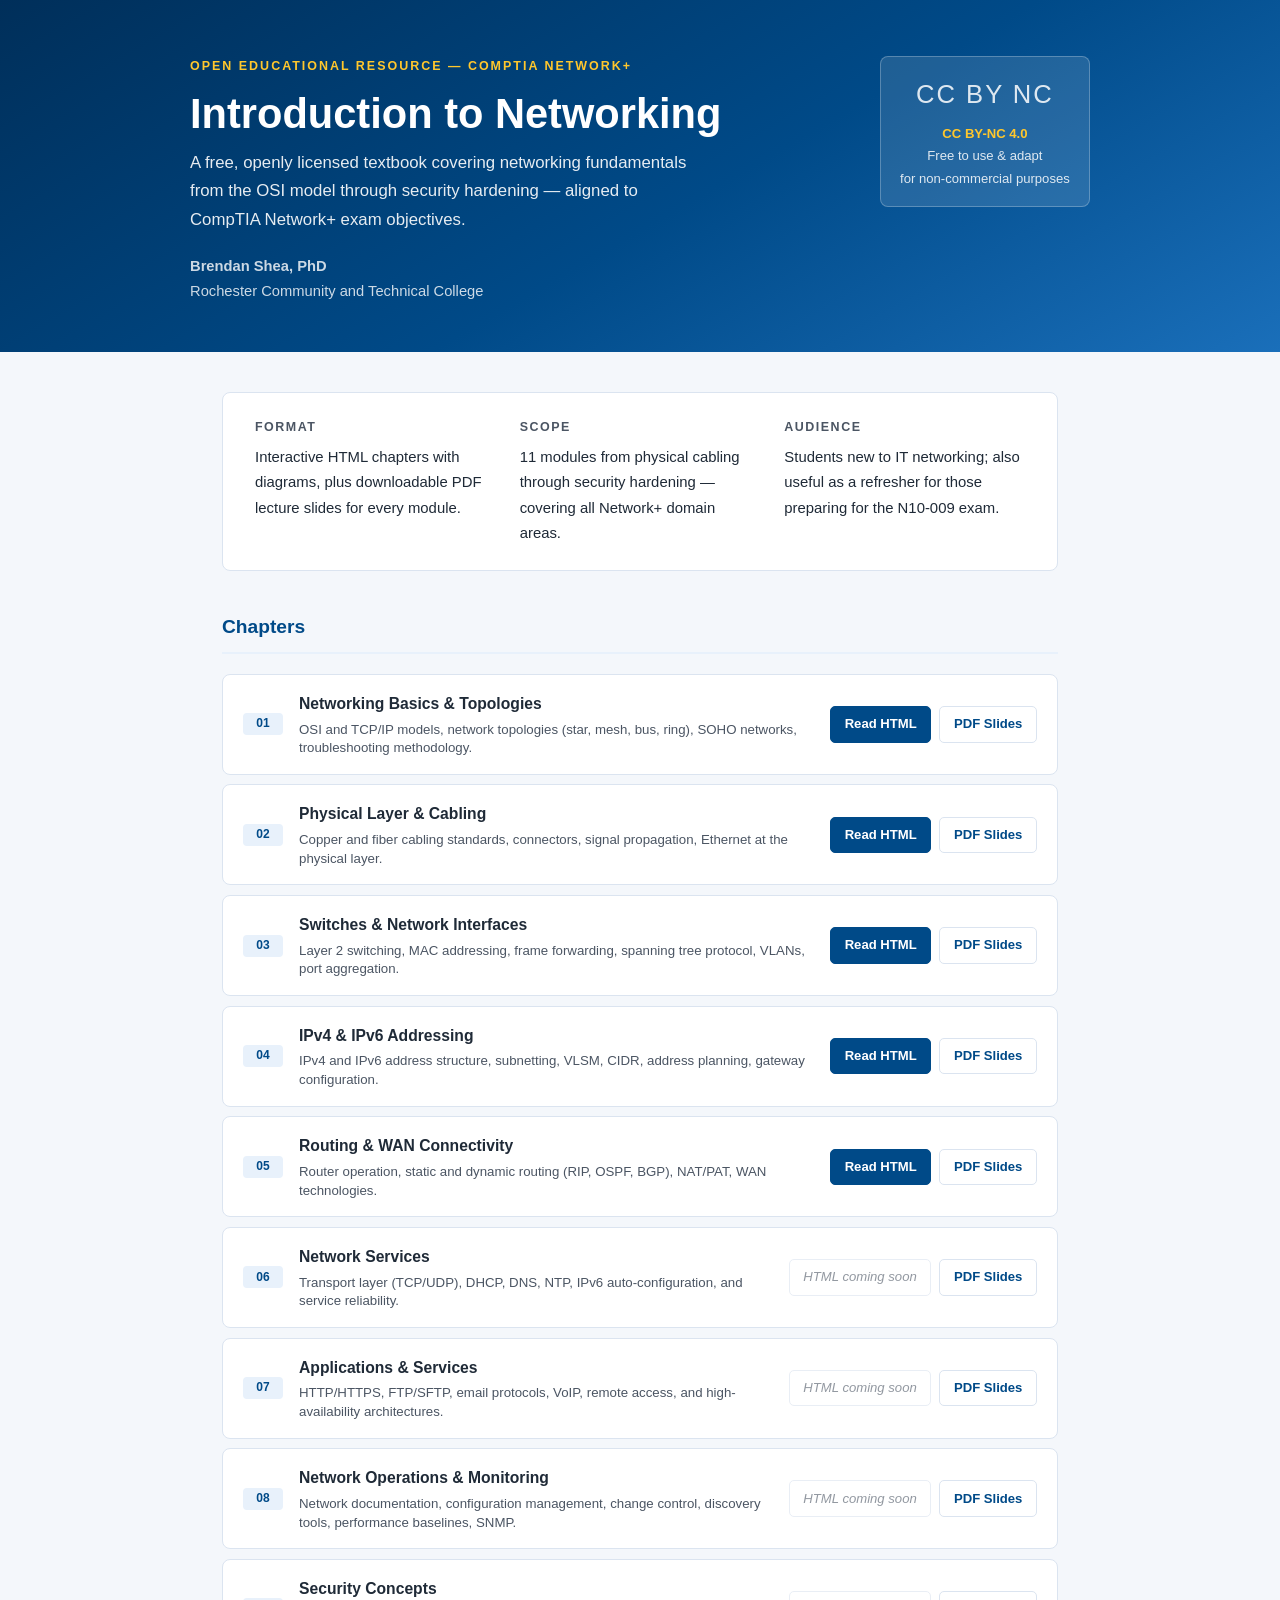
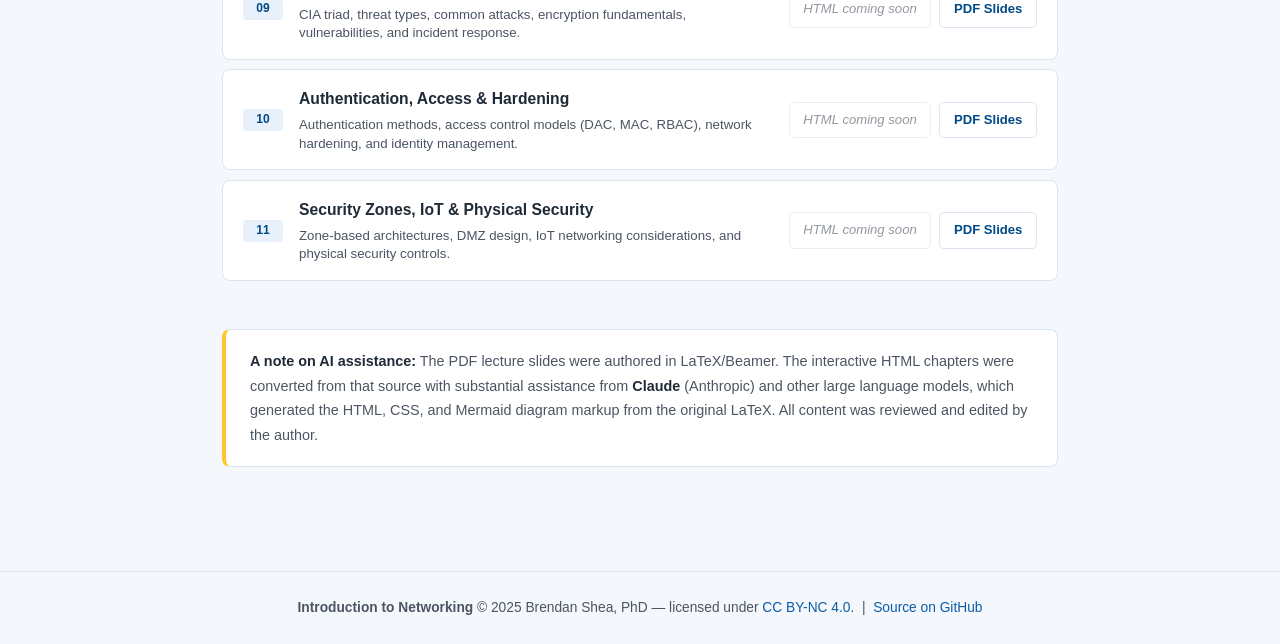
<file: index.html>
<!DOCTYPE html>
<html lang="en-US">
<head>
    <meta charset="utf-8">
    <meta name="viewport" content="width=device-width, initial-scale=1.0">
    <meta name="description" content="Introduction to Networking: An Open Textbook aligned to CompTIA Network+ exam objectives. Free, openly licensed HTML chapters and PDF lecture slides.">
    <meta name="author" content="Brendan Shea, PhD">
    <title>Introduction to Networking — An Open Textbook</title>
    <style>
        :root {
            --blue:       #004a88;
            --blue-mid:   #0b5cab;
            --blue-pale:  #e8f1fb;
            --gold:       #ffc72c;
            --bg:         #f4f7fb;
            --panel:      #ffffff;
            --text:       #1f2a37;
            --muted:      #4b5563;
            --border:     #dbe4f0;
            --radius:     8px;
        }

        *, *::before, *::after { box-sizing: border-box; margin: 0; padding: 0; }

        html { font-size: 16px; scroll-behavior: smooth; }

        body {
            font-family: "Segoe UI", Roboto, "Helvetica Neue", Arial, sans-serif;
            background: var(--bg);
            color: var(--text);
            line-height: 1.7;
        }

        a { color: var(--blue-mid); text-decoration: none; }
        a:hover { text-decoration: underline; color: var(--blue); }

        /* ── Hero ─────────────────────────────────────────────────────────── */
        .hero {
            background: linear-gradient(150deg, #002f5a 0%, var(--blue) 55%, #1a6fba 100%);
            color: #fff;
            padding: 3.5rem 2rem 3rem;
        }

        .hero-inner {
            max-width: 900px;
            margin: 0 auto;
            display: grid;
            grid-template-columns: 1fr auto;
            gap: 2rem;
            align-items: start;
        }

        .hero-text .eyebrow {
            font-size: 0.78rem;
            font-weight: 700;
            letter-spacing: 2px;
            text-transform: uppercase;
            color: var(--gold);
            margin-bottom: 0.75rem;
        }

        .hero-text h1 {
            font-size: clamp(1.8rem, 4vw, 2.6rem);
            font-weight: 800;
            line-height: 1.2;
            margin-bottom: 0.6rem;
        }

        .hero-text .tagline {
            font-size: 1.05rem;
            opacity: 0.9;
            margin-bottom: 1.25rem;
            max-width: 55ch;
        }

        .hero-text .author {
            font-size: 0.92rem;
            opacity: 0.8;
        }

        .hero-text .author strong { opacity: 1; }

        /* CC badge block */
        .cc-badge {
            background: rgba(255,255,255,0.12);
            border: 1px solid rgba(255,255,255,0.25);
            border-radius: var(--radius);
            padding: 1rem 1.2rem;
            text-align: center;
            font-size: 0.82rem;
            color: rgba(255,255,255,0.85);
            min-width: 150px;
            flex-shrink: 0;
        }

        .cc-badge .cc-icons {
            font-size: 1.6rem;
            display: block;
            margin-bottom: 0.4rem;
            letter-spacing: 2px;
        }

        .cc-badge a { color: var(--gold); font-weight: 600; }

        /* ── Layout ───────────────────────────────────────────────────────── */
        .site-body {
            max-width: 900px;
            margin: 0 auto;
            padding: 2.5rem 2rem 4rem;
        }

        /* ── About strip ─────────────────────────────────────────────────── */
        .about {
            background: var(--panel);
            border: 1px solid var(--border);
            border-radius: var(--radius);
            padding: 1.5rem 2rem;
            margin-bottom: 2.5rem;
            display: grid;
            grid-template-columns: 1fr 1fr 1fr;
            gap: 1.5rem;
        }

        .about-item h3 {
            font-size: 0.78rem;
            font-weight: 700;
            text-transform: uppercase;
            letter-spacing: 1.5px;
            color: var(--muted);
            margin-bottom: 0.4rem;
        }

        .about-item p {
            font-size: 0.93rem;
            color: var(--text);
        }

        /* ── Section heading ─────────────────────────────────────────────── */
        .section-heading {
            font-size: 1.2rem;
            font-weight: 700;
            color: var(--blue);
            border-bottom: 2px solid var(--blue-pale);
            padding-bottom: 0.5rem;
            margin-bottom: 1.25rem;
        }

        /* ── Chapter table ───────────────────────────────────────────────── */
        .chapter-list {
            display: flex;
            flex-direction: column;
            gap: 0.6rem;
            margin-bottom: 3rem;
        }

        .chapter-row {
            background: var(--panel);
            border: 1px solid var(--border);
            border-radius: var(--radius);
            padding: 1rem 1.25rem;
            display: grid;
            grid-template-columns: 2.5rem 1fr auto;
            gap: 0.75rem 1rem;
            align-items: center;
            transition: box-shadow 0.18s, border-color 0.18s;
        }

        .chapter-row:hover {
            box-shadow: 0 4px 16px rgba(0,74,136,0.10);
            border-color: var(--blue-mid);
        }

        .ch-num {
            font-size: 0.75rem;
            font-weight: 800;
            color: var(--blue);
            background: var(--blue-pale);
            border-radius: 4px;
            padding: 0.2rem 0.3rem;
            text-align: center;
            line-height: 1.3;
        }

        .ch-meta h3 {
            font-size: 0.98rem;
            font-weight: 600;
            color: var(--text);
            margin-bottom: 0.2rem;
        }

        .ch-meta p {
            font-size: 0.83rem;
            color: var(--muted);
            line-height: 1.4;
        }

        .ch-links {
            display: flex;
            gap: 0.5rem;
            align-items: center;
            flex-shrink: 0;
        }

        .btn {
            display: inline-block;
            padding: 0.38rem 0.85rem;
            border-radius: 5px;
            font-size: 0.82rem;
            font-weight: 600;
            text-decoration: none;
            white-space: nowrap;
            transition: all 0.15s;
        }

        .btn-html {
            background: var(--blue);
            color: #fff;
            border: 1px solid var(--blue);
        }
        .btn-html:hover { background: #002f5a; border-color: #002f5a; text-decoration: none; }

        .btn-pdf {
            background: transparent;
            color: var(--blue);
            border: 1px solid var(--border);
        }
        .btn-pdf:hover { background: var(--blue-pale); border-color: var(--blue); text-decoration: none; }

        .btn-soon {
            background: transparent;
            color: var(--muted);
            border: 1px solid var(--border);
            cursor: default;
            opacity: 0.6;
            font-style: italic;
            font-weight: 400;
        }

        /* ── Acknowledgment ──────────────────────────────────────────────── */
        .ack {
            background: var(--panel);
            border: 1px solid var(--border);
            border-left: 4px solid var(--gold);
            border-radius: var(--radius);
            padding: 1.2rem 1.5rem;
            margin-bottom: 2.5rem;
            font-size: 0.9rem;
            color: var(--muted);
        }

        .ack strong { color: var(--text); }

        /* ── Footer ──────────────────────────────────────────────────────── */
        footer {
            text-align: center;
            padding: 1.5rem 2rem;
            border-top: 1px solid var(--border);
            font-size: 0.86rem;
            color: var(--muted);
        }

        footer a { color: var(--blue-mid); }

        /* ── Responsive ──────────────────────────────────────────────────── */
        @media (max-width: 700px) {
            .hero-inner {
                grid-template-columns: 1fr;
            }
            .cc-badge { text-align: left; }

            .about {
                grid-template-columns: 1fr;
                gap: 1rem;
            }

            .chapter-row {
                grid-template-columns: 2.5rem 1fr;
            }

            .ch-links {
                grid-column: 1 / -1;
                padding-left: 3.25rem;
            }
        }

        @media (max-width: 480px) {
            .btn { padding: 0.35rem 0.65rem; font-size: 0.78rem; }
            .site-body { padding: 1.5rem 1rem 3rem; }
        }
    </style>
</head>
<body>

<header class="hero">
    <div class="hero-inner">
        <div class="hero-text">
            <p class="eyebrow">Open Educational Resource &mdash; CompTIA Network+</p>
            <h1>Introduction to Networking</h1>
            <p class="tagline">A free, openly licensed textbook covering networking fundamentals from the OSI model through security hardening — aligned to CompTIA Network+ exam objectives.</p>
            <p class="author">
                <strong>Brendan Shea, PhD</strong><br>
                Rochester Community and Technical College
            </p>
        </div>
        <div class="cc-badge">
            <span class="cc-icons">CC BY NC</span>
            <div>
                <a href="https://creativecommons.org/licenses/by-nc/4.0/" target="_blank" rel="noopener">CC BY-NC 4.0</a><br>
                Free to use &amp; adapt<br>for non-commercial purposes
            </div>
        </div>
    </div>
</header>

<div class="site-body">

    <div class="about">
        <div class="about-item">
            <h3>Format</h3>
            <p>Interactive HTML chapters with diagrams, plus downloadable PDF lecture slides for every module.</p>
        </div>
        <div class="about-item">
            <h3>Scope</h3>
            <p>11 modules from physical cabling through security hardening — covering all Network+ domain areas.</p>
        </div>
        <div class="about-item">
            <h3>Audience</h3>
            <p>Students new to IT networking; also useful as a refresher for those preparing for the N10-009 exam.</p>
        </div>
    </div>

    <h2 class="section-heading">Chapters</h2>

    <div class="chapter-list">

        <div class="chapter-row">
            <div class="ch-num">01</div>
            <div class="ch-meta">
                <h3>Networking Basics &amp; Topologies</h3>
                <p>OSI and TCP/IP models, network topologies (star, mesh, bus, ring), SOHO networks, troubleshooting methodology.</p>
            </div>
            <div class="ch-links">
                <a href="HTML/network_01_basics/index.html" class="btn btn-html">Read HTML</a>
                <a href="PDFs/network_01_basics.pdf" class="btn btn-pdf">PDF Slides</a>
            </div>
        </div>

        <div class="chapter-row">
            <div class="ch-num">02</div>
            <div class="ch-meta">
                <h3>Physical Layer &amp; Cabling</h3>
                <p>Copper and fiber cabling standards, connectors, signal propagation, Ethernet at the physical layer.</p>
            </div>
            <div class="ch-links">
                <a href="HTML/network_02_phys_inf/index.html" class="btn btn-html">Read HTML</a>
                <a href="PDFs/network_02_phys_inf.pdf" class="btn btn-pdf">PDF Slides</a>
            </div>
        </div>

        <div class="chapter-row">
            <div class="ch-num">03</div>
            <div class="ch-meta">
                <h3>Switches &amp; Network Interfaces</h3>
                <p>Layer 2 switching, MAC addressing, frame forwarding, spanning tree protocol, VLANs, port aggregation.</p>
            </div>
            <div class="ch-links">
                <a href="HTML/network_03_switches_interfaces/index.html" class="btn btn-html">Read HTML</a>
                <a href="PDFs/network_03_switches_interfaces.pdf" class="btn btn-pdf">PDF Slides</a>
            </div>
        </div>

        <div class="chapter-row">
            <div class="ch-num">04</div>
            <div class="ch-meta">
                <h3>IPv4 &amp; IPv6 Addressing</h3>
                <p>IPv4 and IPv6 address structure, subnetting, VLSM, CIDR, address planning, gateway configuration.</p>
            </div>
            <div class="ch-links">
                <a href="HTML/network_04_IP/index.html" class="btn btn-html">Read HTML</a>
                <a href="PDFs/network_04_IP.pdf" class="btn btn-pdf">PDF Slides</a>
            </div>
        </div>

        <div class="chapter-row">
            <div class="ch-num">05</div>
            <div class="ch-meta">
                <h3>Routing &amp; WAN Connectivity</h3>
                <p>Router operation, static and dynamic routing (RIP, OSPF, BGP), NAT/PAT, WAN technologies.</p>
            </div>
            <div class="ch-links">
                <a href="HTML/network_05_routing/index.html" class="btn btn-html">Read HTML</a>
                <a href="PDFs/network_05_routing.pdf" class="btn btn-pdf">PDF Slides</a>
            </div>
        </div>

        <div class="chapter-row">
            <div class="ch-num">06</div>
            <div class="ch-meta">
                <h3>Network Services</h3>
                <p>Transport layer (TCP/UDP), DHCP, DNS, NTP, IPv6 auto-configuration, and service reliability.</p>
            </div>
            <div class="ch-links">
                <span class="btn btn-soon">HTML coming soon</span>
                <a href="PDFs/network_06_nw_services.pdf" class="btn btn-pdf">PDF Slides</a>
            </div>
        </div>

        <div class="chapter-row">
            <div class="ch-num">07</div>
            <div class="ch-meta">
                <h3>Applications &amp; Services</h3>
                <p>HTTP/HTTPS, FTP/SFTP, email protocols, VoIP, remote access, and high-availability architectures.</p>
            </div>
            <div class="ch-links">
                <span class="btn btn-soon">HTML coming soon</span>
                <a href="PDFs/network_07_nw_app.pdf" class="btn btn-pdf">PDF Slides</a>
            </div>
        </div>

        <div class="chapter-row">
            <div class="ch-num">08</div>
            <div class="ch-meta">
                <h3>Network Operations &amp; Monitoring</h3>
                <p>Network documentation, configuration management, change control, discovery tools, performance baselines, SNMP.</p>
            </div>
            <div class="ch-links">
                <span class="btn btn-soon">HTML coming soon</span>
                <a href="PDFs/network_08_operations_monitor.pdf" class="btn btn-pdf">PDF Slides</a>
            </div>
        </div>

        <div class="chapter-row">
            <div class="ch-num">09</div>
            <div class="ch-meta">
                <h3>Security Concepts</h3>
                <p>CIA triad, threat types, common attacks, encryption fundamentals, vulnerabilities, and incident response.</p>
            </div>
            <div class="ch-links">
                <span class="btn btn-soon">HTML coming soon</span>
                <a href="PDFs/network_09_security_concepts.pdf" class="btn btn-pdf">PDF Slides</a>
            </div>
        </div>

        <div class="chapter-row">
            <div class="ch-num">10</div>
            <div class="ch-meta">
                <h3>Authentication, Access &amp; Hardening</h3>
                <p>Authentication methods, access control models (DAC, MAC, RBAC), network hardening, and identity management.</p>
            </div>
            <div class="ch-links">
                <span class="btn btn-soon">HTML coming soon</span>
                <a href="PDFs/network_10_auth_access_hardening.pdf" class="btn btn-pdf">PDF Slides</a>
            </div>
        </div>

        <div class="chapter-row">
            <div class="ch-num">11</div>
            <div class="ch-meta">
                <h3>Security Zones, IoT &amp; Physical Security</h3>
                <p>Zone-based architectures, DMZ design, IoT networking considerations, and physical security controls.</p>
            </div>
            <div class="ch-links">
                <span class="btn btn-soon">HTML coming soon</span>
                <a href="PDFs/network_11_zones_iot_physical.pdf" class="btn btn-pdf">PDF Slides</a>
            </div>
        </div>

    </div>

    <div class="ack">
        <strong>A note on AI assistance:</strong> The PDF lecture slides were authored in LaTeX/Beamer. The interactive HTML chapters were converted from that source with substantial assistance from <strong>Claude</strong> (Anthropic) and other large language models, which generated the HTML, CSS, and Mermaid diagram markup from the original LaTeX. All content was reviewed and edited by the author.
    </div>

</div>

<footer>
    <p>
        <strong>Introduction to Networking</strong> &copy; 2025 Brendan Shea, PhD &mdash;
        licensed under <a href="https://creativecommons.org/licenses/by-nc/4.0/" target="_blank" rel="noopener">CC BY-NC 4.0</a>.
        &nbsp;|&nbsp;
        <a href="https://github.com/brendanshea" target="_blank" rel="noopener">Source on GitHub</a>
    </p>
</footer>

</body>
</html>
</file>
